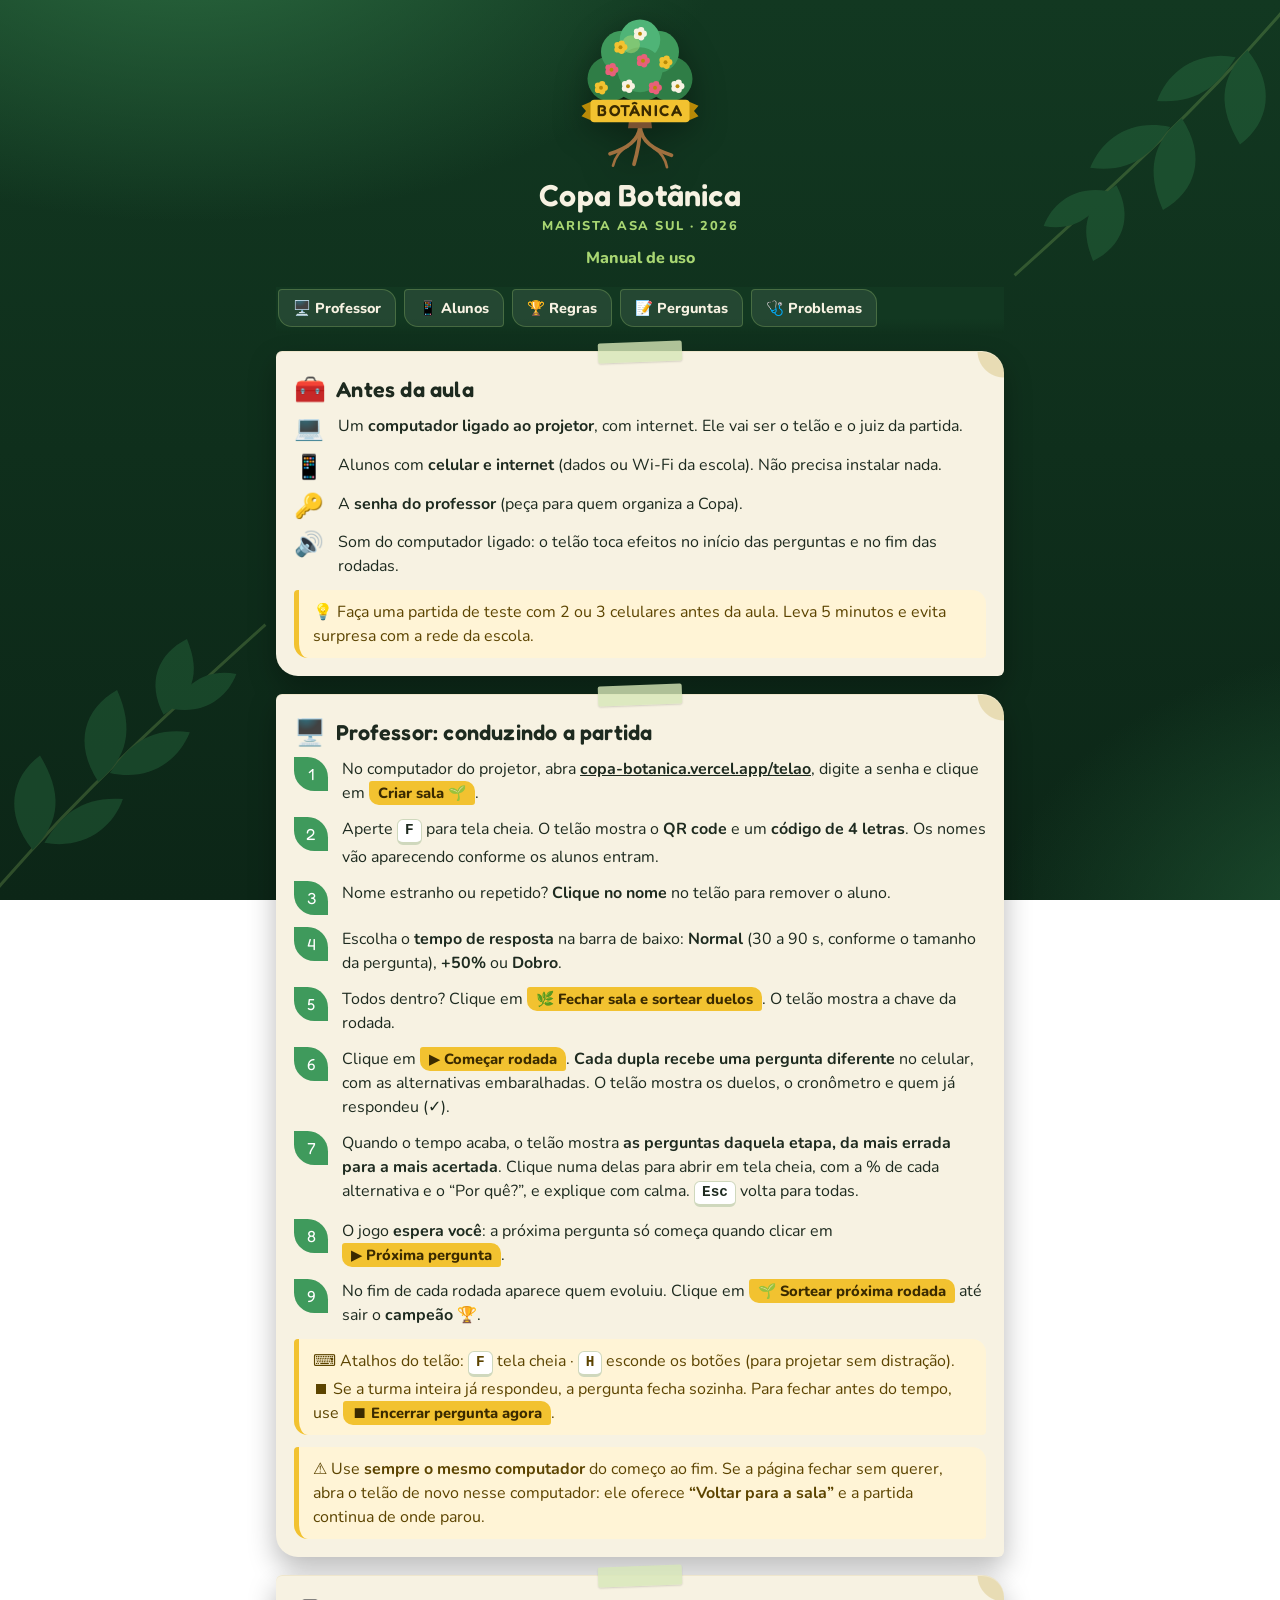
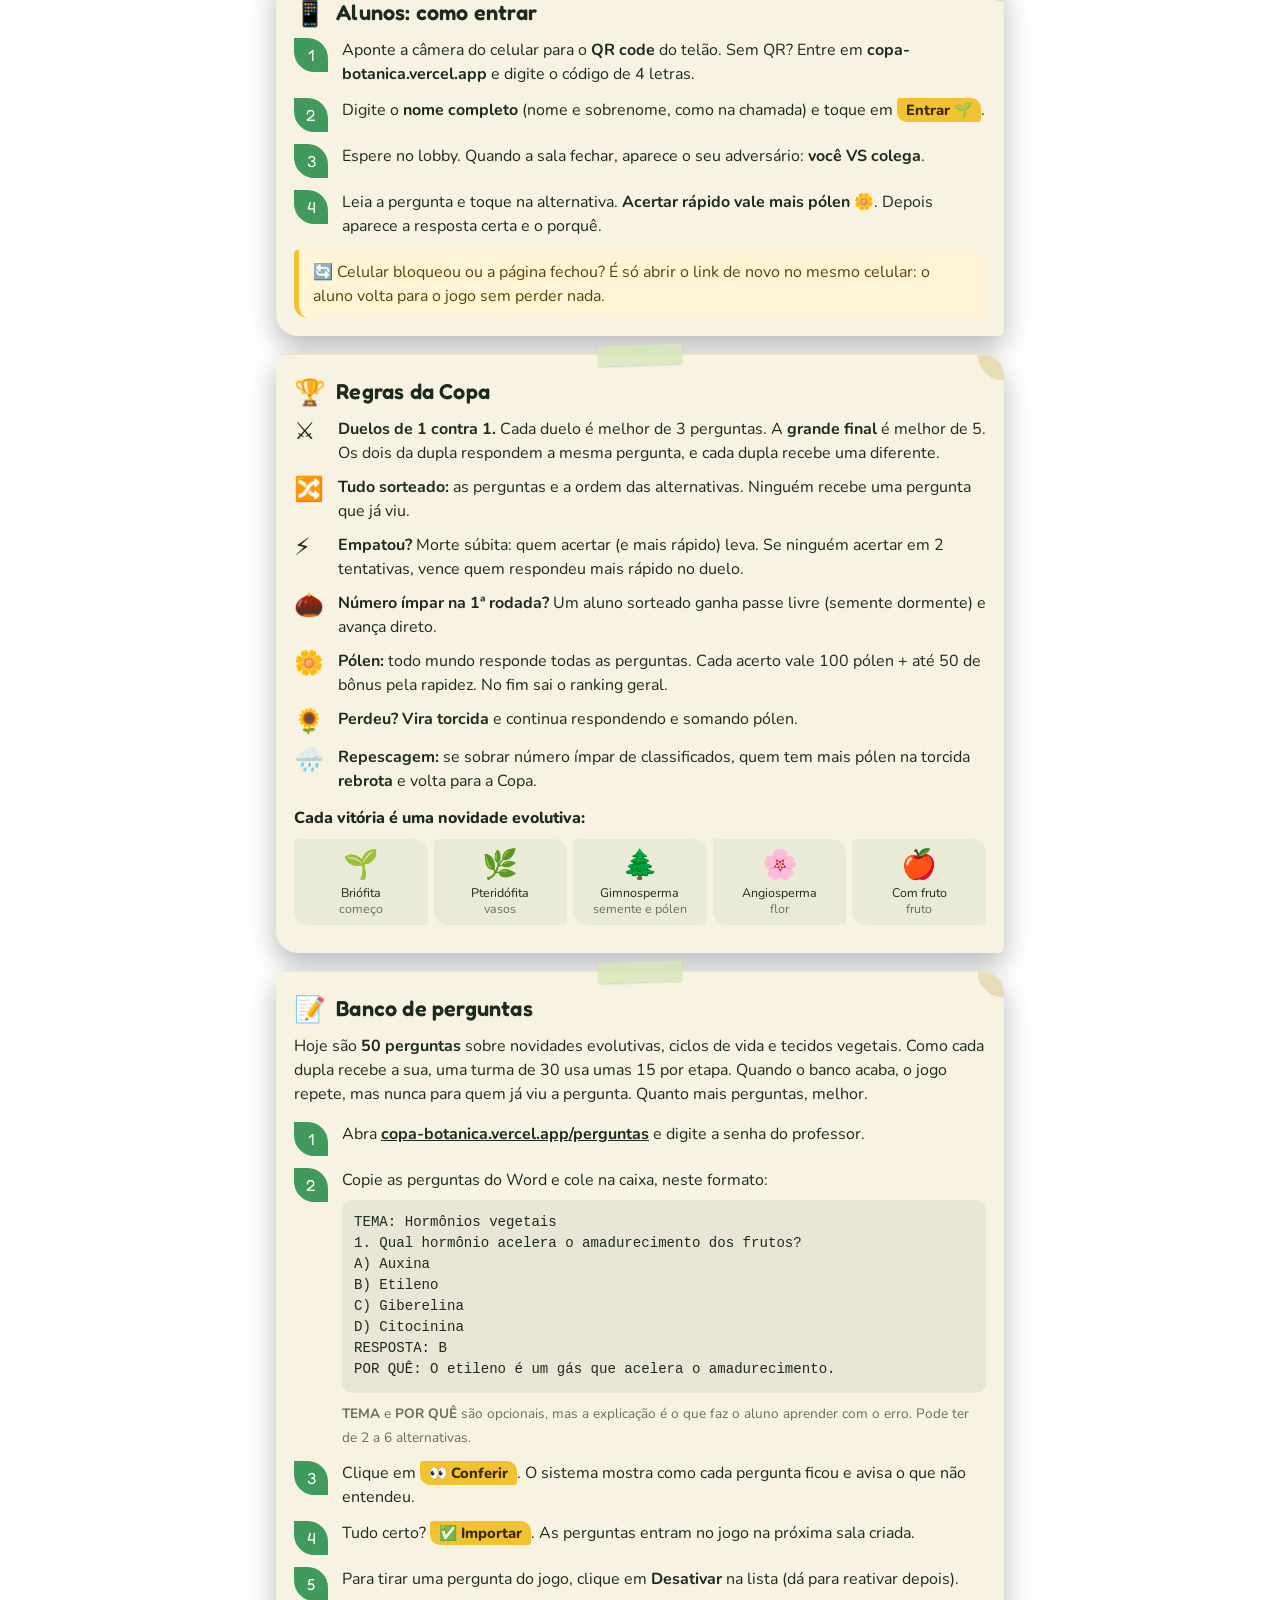
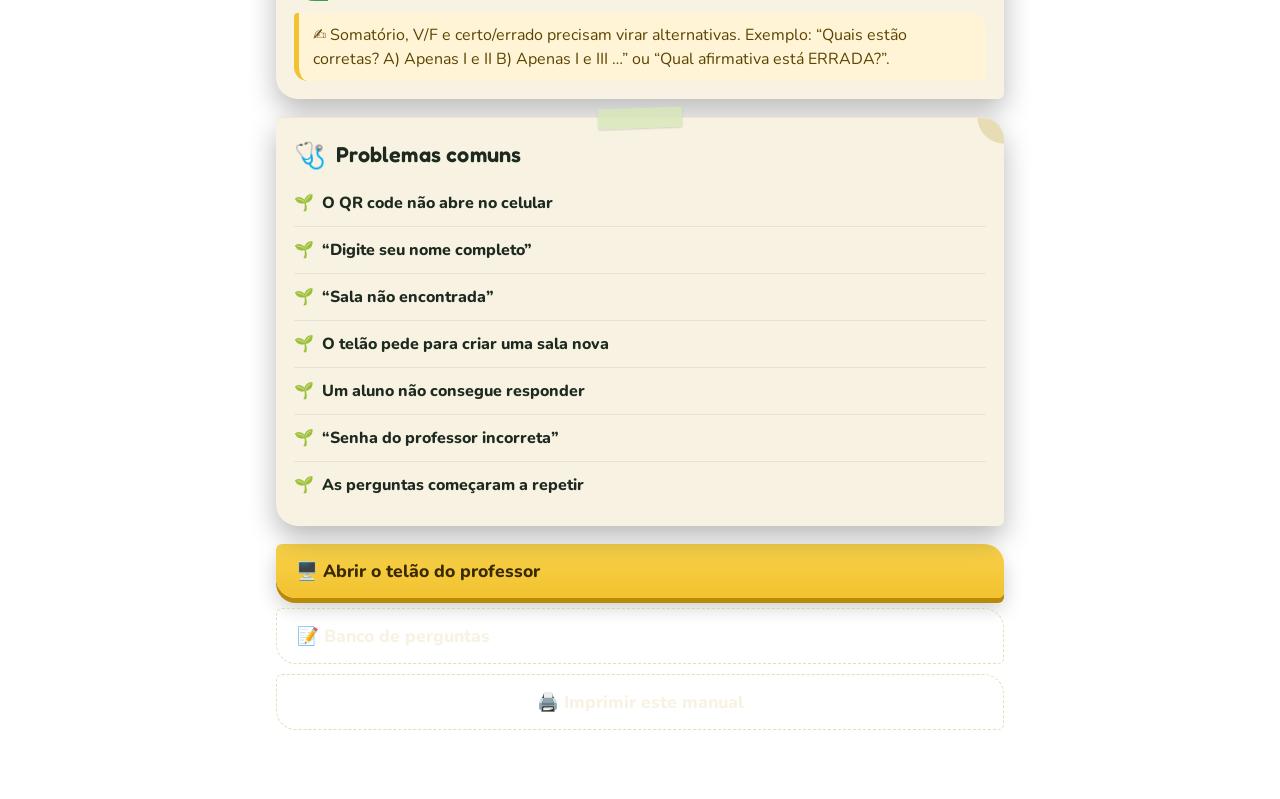
<file: manual.html>
<!doctype html>
<html lang="pt-BR">
<head>
<meta charset="utf-8">
<meta name="viewport" content="width=device-width, initial-scale=1, viewport-fit=cover">
<title>Manual · Copa Botânica</title>
<meta name="description" content="Como usar a Copa Botânica Marista Asa Sul 2026: telão, alunos, regras e banco de perguntas.">
<link rel="icon" href="data:image/svg+xml,<svg xmlns=%22http://www.w3.org/2000/svg%22 viewBox=%220 0 100 100%22><text y=%22.9em%22 font-size=%2290%22>🌳</text></svg>">
<link rel="manifest" href="/manifest.webmanifest">
<link rel="icon" type="image/png" sizes="32x32" href="/icones/favicon-32.png">
<link rel="apple-touch-icon" href="/icones/apple-touch-icon.png">
<meta name="theme-color" content="#0c2617">
<meta name="mobile-web-app-capable" content="yes">
<meta name="apple-mobile-web-app-capable" content="yes">
<meta name="apple-mobile-web-app-title" content="Copa Botânica">
<meta name="apple-mobile-web-app-status-bar-style" content="black-translucent">
<link rel="preconnect" href="https://fonts.googleapis.com">
<link href="https://fonts.googleapis.com/css2?family=Fredoka:wght@500;600&family=Nunito:wght@400;700;800&display=swap" rel="stylesheet">
<link rel="stylesheet" href="estilo.css">
<style>
  .app { max-width: 760px; gap: 18px; }
  .indice { display: flex; gap: 8px; overflow-x: auto; padding: 2px 2px 6px; scrollbar-width: none; position: sticky; top: 0; z-index: 5; background: linear-gradient(180deg, var(--floresta2) 70%, transparent); }
  .indice a { flex: none; text-decoration: none; background: #ffffff14; border: 1px solid #a8d67244; padding: 8px 14px; border-radius: 4px 14px 4px 14px; font-weight: 800; font-size: .9rem; white-space: nowrap; }
  .cartao h2 { display: flex; align-items: center; gap: 10px; margin-bottom: 10px; }
  .cartao h2 .ic { font-size: 1.6rem; }
  .passos { list-style: none; margin: 0; padding: 0; display: grid; gap: 12px; counter-reset: p; }
  .passos li { display: grid; grid-template-columns: 36px 1fr; gap: 12px; align-items: start; line-height: 1.5; }
  .passos li::before { counter-increment: p; content: counter(p); width: 34px; height: 34px; display: grid; place-items: center; font-family: 'Fredoka'; color: #fff; background: var(--samambaia); border-radius: 0 60% 0 60%; }
  .tecla { display: inline-block; font-family: ui-monospace, Menlo, monospace; font-weight: 800; background: #fff; border: 1.5px solid #cfd8bd; border-bottom-width: 3px; border-radius: 6px; padding: 0 7px; font-size: .9em; }
  .botao-ex { display: inline-block; background: var(--polen); color: #3a2a00; font-weight: 800; padding: 1px 9px; border-radius: 3px 10px 3px 10px; font-size: .92em; white-space: nowrap; }
  .evolucao { display: grid; grid-template-columns: repeat(5, 1fr); gap: 6px; text-align: center; margin: 10px 0; }
  .evolucao div { background: #3f9a5c14; border-radius: 4px 14px 4px 14px; padding: 8px 4px; font-size: .78rem; line-height: 1.25; }
  .evolucao b { display: block; font-size: 1.8rem; margin-bottom: 2px; }
  .regras { display: grid; gap: 10px; margin: 0; padding: 0; list-style: none; }
  .regras li { display: grid; grid-template-columns: 34px 1fr; gap: 10px; line-height: 1.5; }
  .regras li span { font-size: 1.5rem; line-height: 1.2; }
  .dica { background: #fff4d6; color: #5c4400; border-left: 5px solid var(--polen); padding: 10px 14px; border-radius: 4px 14px 4px 14px; line-height: 1.5; margin-top: 12px; }
  pre.modelo { background: #0f2e1d0f; padding: 12px; border-radius: 10px; white-space: pre-wrap; font-size: .88rem; margin: 8px 0; }
  details { border-top: 1px solid #0001; padding: 12px 0; }
  details:first-of-type { border-top: 0; }
  summary { font-weight: 800; cursor: pointer; list-style: none; display: flex; gap: 8px; }
  summary::before { content: '🌱'; }
  details[open] summary::before { content: '🌿'; }
  summary::-webkit-details-marker { display: none; }
  details p { margin: 8px 0 0 28px; line-height: 1.5; }
  .links { display: grid; gap: 10px; }
  .links a { text-decoration: none; }
  @media (max-width: 420px) { .evolucao { grid-template-columns: repeat(5, 1fr); gap: 4px; } .evolucao div { font-size: .68rem; } .evolucao b { font-size: 1.5rem; } }
  @media print {
    body { background: #fff; color: #000; } body::before, body::after, .polen-ar, .indice, .links { display: none; }
    .cartao { box-shadow: none; border: 1px solid #ccc; break-inside: avoid; } .cartao::before { display: none; }
    .logo-grande h1 { color: #1d2a1f; }
  }
</style>
</head>
<body>
<div class="polen-ar" id="polen"></div>
<div class="app">
  <div class="logo-grande" id="topo"></div>
  <p class="centro claro" style="margin:-6px 0 0;font-weight:800">Manual de uso</p>

  <nav class="indice">
    <a href="#professor">🖥️ Professor</a><a href="#alunos">📱 Alunos</a><a href="#regras">🏆 Regras</a>
    <a href="#perguntas">📝 Perguntas</a><a href="#problemas">🩺 Problemas</a>
  </nav>

  <section class="cartao" id="antes">
    <h2><span class="ic">🧰</span>Antes da aula</h2>
    <ul class="regras">
      <li><span>💻</span><div>Um <b>computador ligado ao projetor</b>, com internet. Ele vai ser o telão e o juiz da partida.</div></li>
      <li><span>📱</span><div>Alunos com <b>celular e internet</b> (dados ou Wi-Fi da escola). Não precisa instalar nada.</div></li>
      <li><span>🔑</span><div>A <b>senha do professor</b> (peça para quem organiza a Copa).</div></li>
      <li><span>🔊</span><div>Som do computador ligado: o telão toca efeitos no início das perguntas e no fim das rodadas.</div></li>
    </ul>
    <div class="dica">💡 Faça uma partida de teste com 2 ou 3 celulares antes da aula. Leva 5 minutos e evita surpresa com a rede da escola.</div>
  </section>

  <section class="cartao" id="professor">
    <h2><span class="ic">🖥️</span>Professor: conduzindo a partida</h2>
    <ol class="passos">
      <li><div>No computador do projetor, abra <a href="telao"><b>copa-botanica.vercel.app/telao</b></a>, digite a senha e clique em <span class="botao-ex">Criar sala 🌱</span>.</div></li>
      <li><div>Aperte <span class="tecla">F</span> para tela cheia. O telão mostra o <b>QR code</b> e um <b>código de 4 letras</b>. Os nomes vão aparecendo conforme os alunos entram.</div></li>
      <li><div>Nome estranho ou repetido? <b>Clique no nome</b> no telão para remover o aluno.</div></li>
      <li><div>Escolha o <b>tempo de resposta</b> na barra de baixo: <b>Normal</b> (30 a 90 s, conforme o tamanho da pergunta), <b>+50%</b> ou <b>Dobro</b>.</div></li>
      <li><div>Todos dentro? Clique em <span class="botao-ex">🌿 Fechar sala e sortear duelos</span>. O telão mostra a chave da rodada.</div></li>
      <li><div>Clique em <span class="botao-ex">▶ Começar rodada</span>. <b>Cada dupla recebe uma pergunta diferente</b> no celular, com as alternativas embaralhadas. O telão mostra os duelos, o cronômetro e quem já respondeu (✓).</div></li>
      <li><div>Quando o tempo acaba, o telão mostra <b>as perguntas daquela etapa, da mais errada para a mais acertada</b>. Clique numa delas para abrir em tela cheia, com a % de cada alternativa e o “Por quê?”, e explique com calma. <span class="tecla">Esc</span> volta para todas.</div></li>
      <li><div>O jogo <b>espera você</b>: a próxima pergunta só começa quando clicar em <span class="botao-ex">▶ Próxima pergunta</span>.</div></li>
      <li><div>No fim de cada rodada aparece quem evoluiu. Clique em <span class="botao-ex">🌱 Sortear próxima rodada</span> até sair o <b>campeão</b> 🏆.</div></li>
    </ol>
    <div class="dica">⌨️ Atalhos do telão: <span class="tecla">F</span> tela cheia · <span class="tecla">H</span> esconde os botões (para projetar sem distração).<br>
      ⏹ Se a turma inteira já respondeu, a pergunta fecha sozinha. Para fechar antes do tempo, use <span class="botao-ex">⏹ Encerrar pergunta agora</span>.</div>
    <div class="dica">⚠️ Use <b>sempre o mesmo computador</b> do começo ao fim. Se a página fechar sem querer, abra o telão de novo nesse computador: ele oferece <b>“Voltar para a sala”</b> e a partida continua de onde parou.</div>
  </section>

  <section class="cartao" id="alunos">
    <h2><span class="ic">📱</span>Alunos: como entrar</h2>
    <ol class="passos">
      <li><div>Aponte a câmera do celular para o <b>QR code</b> do telão. Sem QR? Entre em <b>copa-botanica.vercel.app</b> e digite o código de 4 letras.</div></li>
      <li><div>Digite o <b>nome completo</b> (nome e sobrenome, como na chamada) e toque em <span class="botao-ex">Entrar 🌱</span>.</div></li>
      <li><div>Espere no lobby. Quando a sala fechar, aparece o seu adversário: <b>você VS colega</b>.</div></li>
      <li><div>Leia a pergunta e toque na alternativa. <b>Acertar rápido vale mais pólen</b> 🌼. Depois aparece a resposta certa e o porquê.</div></li>
    </ol>
    <div class="dica">🔄 Celular bloqueou ou a página fechou? É só abrir o link de novo no mesmo celular: o aluno volta para o jogo sem perder nada.</div>
  </section>

  <section class="cartao" id="regras">
    <h2><span class="ic">🏆</span>Regras da Copa</h2>
    <ul class="regras">
      <li><span>⚔️</span><div><b>Duelos de 1 contra 1.</b> Cada duelo é melhor de 3 perguntas. A <b>grande final</b> é melhor de 5. Os dois da dupla respondem a mesma pergunta, e cada dupla recebe uma diferente.</div></li>
      <li><span>🔀</span><div><b>Tudo sorteado:</b> as perguntas e a ordem das alternativas. Ninguém recebe uma pergunta que já viu.</div></li>
      <li><span>⚡</span><div><b>Empatou?</b> Morte súbita: quem acertar (e mais rápido) leva. Se ninguém acertar em 2 tentativas, vence quem respondeu mais rápido no duelo.</div></li>
      <li><span>🌰</span><div><b>Número ímpar na 1ª rodada?</b> Um aluno sorteado ganha passe livre (semente dormente) e avança direto.</div></li>
      <li><span>🌼</span><div><b>Pólen:</b> todo mundo responde todas as perguntas. Cada acerto vale 100 pólen + até 50 de bônus pela rapidez. No fim sai o ranking geral.</div></li>
      <li><span>🌻</span><div><b>Perdeu? Vira torcida</b> e continua respondendo e somando pólen.</div></li>
      <li><span>🌧️</span><div><b>Repescagem:</b> se sobrar número ímpar de classificados, quem tem mais pólen na torcida <b>rebrota</b> e volta para a Copa.</div></li>
    </ul>
    <p style="margin:14px 0 4px;font-weight:800">Cada vitória é uma novidade evolutiva:</p>
    <div class="evolucao">
      <div><b>🌱</b>Briófita<br><span class="suave">começo</span></div>
      <div><b>🌿</b>Pteridófita<br><span class="suave">vasos</span></div>
      <div><b>🌲</b>Gimnosperma<br><span class="suave">semente e pólen</span></div>
      <div><b>🌸</b>Angiosperma<br><span class="suave">flor</span></div>
      <div><b>🍎</b>Com fruto<br><span class="suave">fruto</span></div>
    </div>
  </section>

  <section class="cartao" id="perguntas">
    <h2><span class="ic">📝</span>Banco de perguntas</h2>
    <p style="margin-top:0;line-height:1.5">Hoje são <b>50 perguntas</b> sobre novidades evolutivas, ciclos de vida e tecidos vegetais. Como cada dupla recebe a sua, uma turma de 30 usa umas 15 por etapa. Quando o banco acaba, o jogo repete, mas nunca para quem já viu a pergunta. Quanto mais perguntas, melhor.</p>
    <ol class="passos">
      <li><div>Abra <a href="perguntas"><b>copa-botanica.vercel.app/perguntas</b></a> e digite a senha do professor.</div></li>
      <li><div>Copie as perguntas do Word e cole na caixa, neste formato:
        <pre class="modelo">TEMA: Hormônios vegetais
1. Qual hormônio acelera o amadurecimento dos frutos?
A) Auxina
B) Etileno
C) Giberelina
D) Citocinina
RESPOSTA: B
POR QUÊ: O etileno é um gás que acelera o amadurecimento.</pre>
        <span class="suave pequeno"><b>TEMA</b> e <b>POR QUÊ</b> são opcionais, mas a explicação é o que faz o aluno aprender com o erro. Pode ter de 2 a 6 alternativas.</span></div></li>
      <li><div>Clique em <span class="botao-ex">👀 Conferir</span>. O sistema mostra como cada pergunta ficou e avisa o que não entendeu.</div></li>
      <li><div>Tudo certo? <span class="botao-ex">✅ Importar</span>. As perguntas entram no jogo na próxima sala criada.</div></li>
      <li><div>Para tirar uma pergunta do jogo, clique em <b>Desativar</b> na lista (dá para reativar depois).</div></li>
    </ol>
    <div class="dica">✍️ Somatório, V/F e certo/errado precisam virar alternativas. Exemplo: “Quais estão corretas? A) Apenas I e II B) Apenas I e III …” ou “Qual afirmativa está ERRADA?”.</div>
  </section>

  <section class="cartao" id="problemas">
    <h2><span class="ic">🩺</span>Problemas comuns</h2>
    <details><summary>O QR code não abre no celular</summary><p>Confira se o celular tem internet. Se a câmera não ler, o aluno pode entrar em copa-botanica.vercel.app e digitar o código de 4 letras que aparece embaixo do QR.</p></details>
    <details><summary>“Digite seu nome completo”</summary><p>O jogo pede nome e sobrenome, para o professor saber quem é quem no ranking.</p></details>
    <details><summary>“Sala não encontrada”</summary><p>O código foi digitado errado ou a sala é de outra aula. Confira as 4 letras no telão.</p></details>
    <details><summary>O telão pede para criar uma sala nova</summary><p>A sala só pode ser conduzida pelo computador que a criou. Abra o telão no mesmo computador e clique em “Voltar para a sala”.</p></details>
    <details><summary>Um aluno não consegue responder</summary><p>Peça para recarregar a página. Se a pergunta já tiver acabado, ele volta na próxima. Respostas depois do tempo não contam.</p></details>
    <details><summary>“Senha do professor incorreta”</summary><p>Confira maiúsculas e minúsculas. Se esqueceu, fale com quem organiza a Copa.</p></details>
    <details><summary>As perguntas começaram a repetir</summary><p>Todas as perguntas do banco já saíram nessa partida, então o jogo recomeça a lista. Importe mais perguntas para turmas grandes.</p></details>
  </section>

  <div class="links">
    <a class="btn" href="telao">🖥️ Abrir o telão do professor</a>
    <a class="btn sec" href="perguntas">📝 Banco de perguntas</a>
    <button class="btn sec" onclick="print()">🖨️ Imprimir este manual</button>
  </div>
  <div class="rodape">Copa Botânica · Marista Asa Sul · 2026</div>
</div>
<script src="comum.js"></script>
<script>
document.getElementById('topo').innerHTML = `${LOGO}<h1>Copa Botânica</h1><small>Marista Asa Sul · 2026</small>`;
document.getElementById('polen').innerHTML = Array.from({ length: 12 }, (_, i) => `<i style="left:${(i * 37) % 100}%;animation-duration:${10 + (i % 5) * 3}s;animation-delay:${-(i * 1.8)}s"></i>`).join('');
</script>
</body>
</html>
</file>
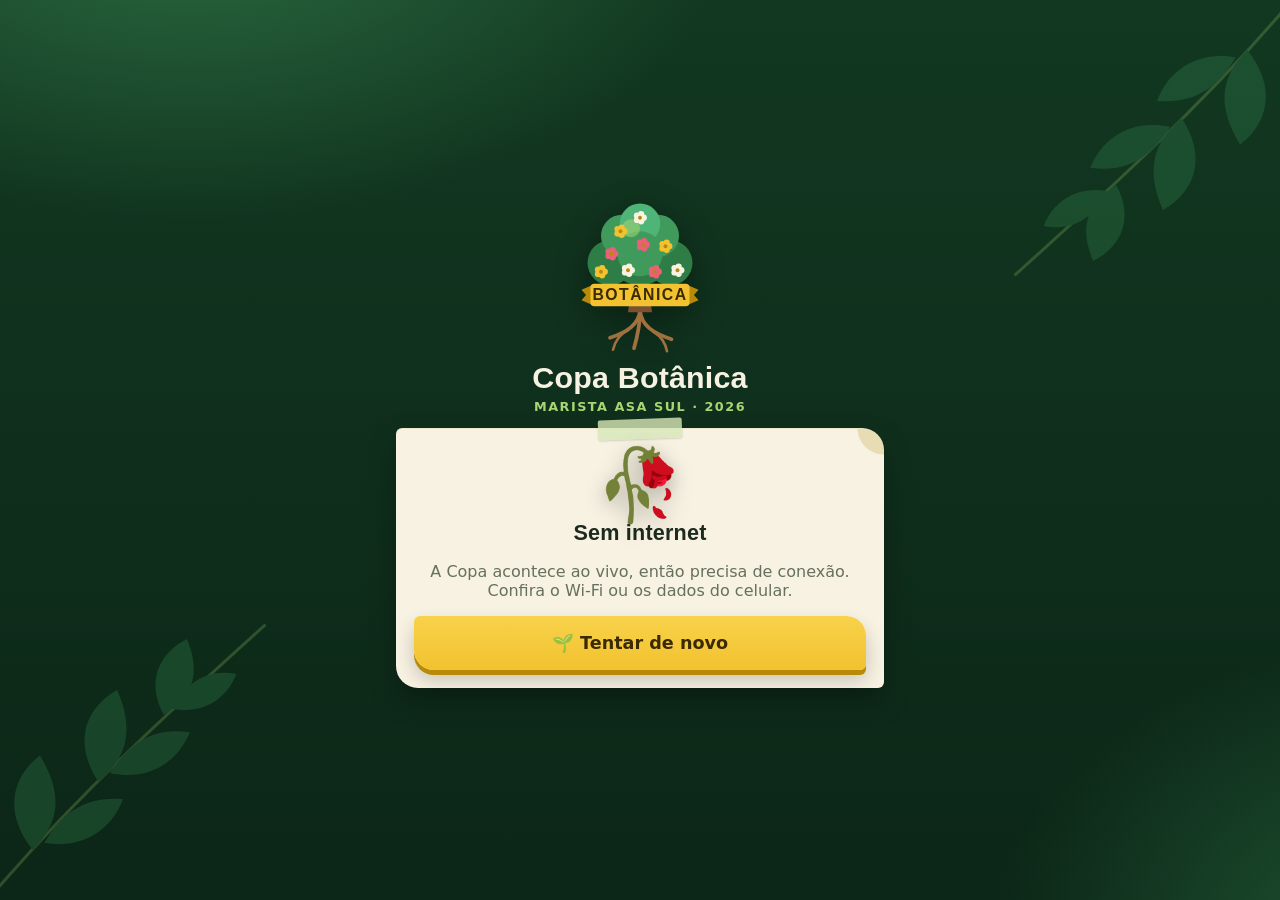
<file: offline.html>
<!doctype html>
<html lang="pt-BR"><head><meta charset="utf-8"><meta name="viewport" content="width=device-width, initial-scale=1, viewport-fit=cover">
<meta name="theme-color" content="#0c2617"><title>Sem internet · Copa Botânica</title>
<link rel="stylesheet" href="/estilo.css"></head>
<body><div class="app" style="justify-content:center">
  <div class="logo-grande" id="topo"></div>
  <div class="cartao centro"><div class="avatar">🥀</div><h2>Sem internet</h2>
    <p class="suave">A Copa acontece ao vivo, então precisa de conexão. Confira o Wi-Fi ou os dados do celular.</p>
    <button class="btn" onclick="location.reload()">🌱 Tentar de novo</button></div>
</div>
<script src="/comum.js"></script><script>document.getElementById('topo').innerHTML = `${LOGO}<h1>Copa Botânica</h1><small>Marista Asa Sul · 2026</small>`;
addEventListener('online', () => location.reload());</script></body></html>
</file>
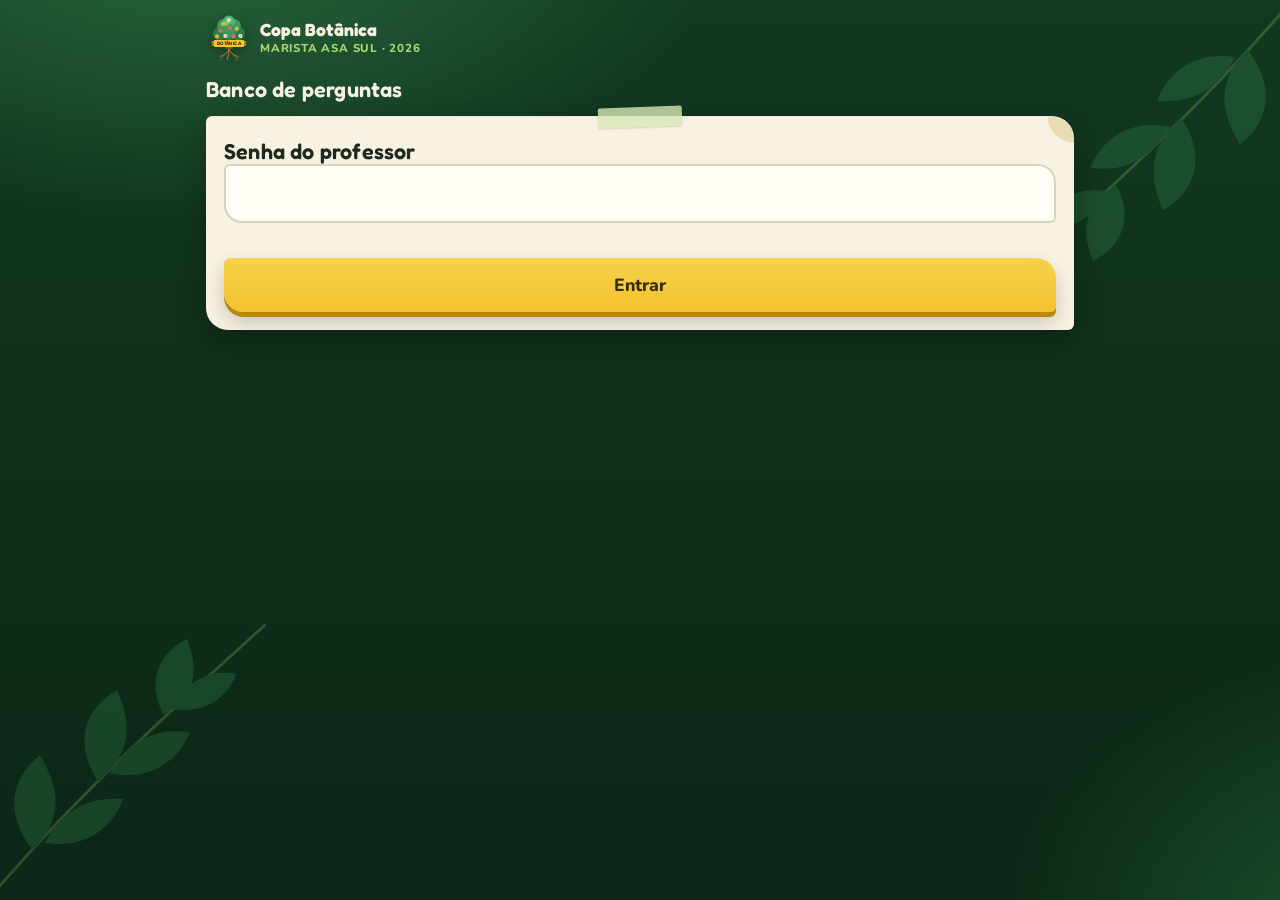
<file: perguntas.html>
<!doctype html>
<html lang="pt-BR">
<head>
<meta charset="utf-8">
<meta name="viewport" content="width=device-width, initial-scale=1, viewport-fit=cover">
<title>Banco de Perguntas · Copa Botânica</title>
<link rel="manifest" href="/manifest.webmanifest">
<link rel="icon" type="image/png" sizes="32x32" href="/icones/favicon-32.png">
<link rel="apple-touch-icon" href="/icones/apple-touch-icon.png">
<meta name="theme-color" content="#0c2617">
<meta name="mobile-web-app-capable" content="yes">
<meta name="apple-mobile-web-app-capable" content="yes">
<meta name="apple-mobile-web-app-title" content="Copa Botânica">
<meta name="apple-mobile-web-app-status-bar-style" content="black-translucent">
<link rel="preconnect" href="https://fonts.googleapis.com">
<link href="https://fonts.googleapis.com/css2?family=Fredoka:wght@500;600&family=Nunito:wght@400;700;800&display=swap" rel="stylesheet">
<link rel="stylesheet" href="estilo.css">
<style>
  .app { max-width: 900px; }
  textarea.campo { min-height: 260px; font-size: .95rem; font-family: ui-monospace, Menlo, monospace; }
  .q { border-top: 1px solid #0001; padding: 12px 0; }
  .q.off { opacity: .45; }
  .q ol { margin: 6px 0; padding-left: 22px; }
  .q li.ok { font-weight: 800; color: #1f7a45; }
  .linha { display: flex; gap: 10px; align-items: center; flex-wrap: wrap; }
  .linha .btn { width: auto; padding: 10px 16px; font-size: .95rem; }
  .aviso { background: #fff4d6; color: #6b4f00; padding: 8px 12px; border-radius: 10px; margin: 6px 0; }
  pre.modelo { background: #0f2e1d0f; padding: 12px; border-radius: 10px; white-space: pre-wrap; font-size: .9rem; }
</style>
</head>
<body>
<div class="app" id="app"></div>
<script src="comum.js"></script>
<script>
const app = document.getElementById('app');
let SENHA = sessionStorage.getItem('tb_senha') || '';
let LISTA = [], PREVIA = null;

// Lê o texto copiado do Word (mesmo formato que a Ana já usa)
function lerTexto(texto) {
  const linhas = texto.replace(/[‎‏ ]/g, ' ').split(/\r?\n/).map((l) => l.trim());
  const itens = [], avisos = [];
  let bloco = [], tema = '', ultima = null;
  const fechar = (letra) => {
    const opIdx = bloco.findIndex((l) => /^[A-F]\)\s*/.test(l));
    const n = itens.length + avisos.length + 1;
    if (opIdx < 0) { avisos.push(`Pergunta ${n}: não achei as alternativas "A) … B) …" (somatório e certo/errado precisam virar A/B/C/D).`); bloco = []; return; }
    let enun = bloco.slice(0, opIdx).filter(Boolean);
    const numeradas = enun.map((l, i) => (/^\d+\s*[\.\)]/.test(l) ? i : -1)).filter((i) => i >= 0);
    if (numeradas.length) enun = enun.slice(numeradas[numeradas.length - 1]);
    enun = enun.map((l, i) => (i === 0 ? l.replace(/^\d+\s*[\.\)]\s*/, '') : l)).filter(Boolean)
      .map((l) => l.replace(/^[•\-–]\s*/, '• '));
    const opcoes = [];
    for (const l of bloco.slice(opIdx)) {
      const m = l.match(/^([A-F])\)\s*(.*)$/);
      if (m) opcoes.push(m[2]); else if (l && opcoes.length) opcoes[opcoes.length - 1] += ' ' + l;
    }
    const resp = LETRAS.indexOf(letra);
    if (!enun.length) avisos.push(`Pergunta ${n}: sem enunciado.`);
    else if (opcoes.length < 2) avisos.push(`Pergunta ${n}: menos de 2 alternativas.`);
    else if (resp < 0 || resp >= opcoes.length) avisos.push(`Pergunta ${n} ("${enun[0].slice(0, 50)}…"): a RESPOSTA ${letra} não existe nas alternativas.`);
    else { ultima = { tema: tema || 'Geral', texto: enun.join('\n'), opcoes, resposta: resp, explicacao: '' }; itens.push(ultima); }
    bloco = [];
  };
  for (const l of linhas) {
    let m;
    if ((m = l.match(/^TEMA\s*:\s*(.+)$/i))) { tema = m[1].trim(); continue; }
    if ((m = l.match(/^RESPOSTA\s*:\s*([A-F])\b/i))) { fechar(m[1].toUpperCase()); continue; }
    if ((m = l.match(/^RESPOSTA\s*:/i))) { avisos.push(`Resposta "${l}" não é uma letra de A a F: pulei essa pergunta.`); bloco = []; ultima = null; continue; }
    if ((m = l.match(/^POR\s*QU[EÊ]\s*:\s*(.+)$/i))) { if (ultima) ultima.explicacao = m[1].trim(); continue; }
    bloco.push(l);
  }
  return { itens, avisos };
}

function tela(msg) {
  if (!SENHA) {
    app.innerHTML = `${MARCA}<h2>Banco de perguntas</h2><div class="cartao">
      <h2>Senha do professor</h2><input class="campo" id="s" type="password"><p class="erro-msg">${esc(msg || '')}</p>
      <button class="btn" id="ok">Entrar</button></div>`;
    const ir = async () => { SENHA = document.getElementById('s').value; await carregar(); };
    document.getElementById('ok').onclick = ir; document.getElementById('s').onkeydown = (e) => { if (e.key === 'Enter') ir(); };
    return;
  }
  const ativas = LISTA.filter((q) => q.ativa).length;
  const temas = {}; LISTA.filter((q) => q.ativa).forEach((q) => (temas[q.tema] = (temas[q.tema] || 0) + 1));
  app.innerHTML = `${MARCA}<p class="claro" style="margin:0">Banco de perguntas · <a href="telao">ir para o telão</a> · <a href="manual#perguntas">📖 manual</a></p>
  <div class="cartao">
    <h2>Importar perguntas novas</h2>
    <p class="suave">Copie as perguntas do Word e cole aqui. Formato:</p>
<pre class="modelo">TEMA: Hormônios vegetais
1. Qual hormônio estimula o amadurecimento dos frutos?
A) Auxina
B) Etileno
C) Giberelina
D) Citocinina
RESPOSTA: B
POR QUÊ: O etileno é um gás que acelera o amadurecimento. (opcional)</pre>
    <p class="suave pequeno">Somatório e certo/errado precisam virar alternativas A/B/C/D (ex.: "Quais estão corretas? A) Apenas I e II …").</p>
    <textarea class="campo" id="txt" placeholder="Cole aqui o texto do Word…"></textarea>
    <div class="linha" style="margin-top:10px"><button class="btn sec" style="color:var(--tinta);border-color:#0003" id="ver">👀 Conferir</button>
      ${PREVIA && PREVIA.itens.length ? `<button class="btn" id="imp">✅ Importar ${PREVIA.itens.length} pergunta(s)</button>` : ''}</div>
    <p class="erro-msg">${esc(msg || '')}</p>
    ${PREVIA ? `${PREVIA.avisos.map((a) => `<div class="aviso">⚠️ ${esc(a)}</div>`).join('')}
      ${PREVIA.itens.map((q, i) => cartaoQ(q, 'Prévia ' + (i + 1))).join('')}` : ''}
  </div>
  <div class="cartao">
    <h2>No banco: ${ativas} pergunta(s) ativa(s)</h2>
    <p class="suave">${Object.entries(temas).map(([t, n]) => `${esc(t)}: ${n}`).join(' · ')}</p>
    <p class="suave pequeno">Uma rodada usa 3 perguntas (final: 5, mais morte súbita). Para 32 alunos são ~5 rodadas, então o ideal é ter 25 ou mais.</p>
    ${LISTA.map((q) => cartaoQ(q, '#' + q.id, true)).join('')}
  </div>`;
  const txt = document.getElementById('txt');
  if (PREVIA) txt.value = PREVIA.texto;
  document.getElementById('ver').onclick = () => { PREVIA = { ...lerTexto(txt.value), texto: txt.value }; tela(); };
  const imp = document.getElementById('imp');
  if (imp) imp.onclick = async () => {
    try { const n = await rpc('prof_importar', { p_senha: SENHA, p_itens: PREVIA.itens, p_origem: 'importado ' + new Date().toLocaleDateString('pt-BR') }); PREVIA = null; await carregar(`${n} pergunta(s) importada(s)! 🌱`); }
    catch (e) { tela(e.message); }
  };
}
function cartaoQ(q, rotulo, comBotao) {
  return `<div class="q ${q.ativa === false ? 'off' : ''}"><div class="linha"><b>${esc(rotulo)}</b><span class="tema">${esc(q.tema)}</span>
    ${comBotao ? `<button class="btn sec" style="margin-left:auto;color:var(--tinta);border-color:#0003" data-id="${q.id}" data-ativa="${q.ativa ? 0 : 1}">${q.ativa ? 'Desativar' : 'Ativar'}</button>` : ''}</div>
    <div class="enunciado">${esc(q.texto)}</div>
    <ol type="A">${q.opcoes.map((o, i) => `<li class="${i === q.resposta ? 'ok' : ''}">${esc(o)}${i === q.resposta ? ' ✔' : ''}</li>`).join('')}</ol>
    ${q.explicacao ? `<div class="explica">${esc(q.explicacao)}</div>` : '<p class="suave pequeno">(sem explicação)</p>'}</div>`;
}
document.addEventListener('click', async (e) => {
  const b = e.target.closest('[data-id]'); if (!b) return;
  try { await rpc('prof_ativar', { p_senha: SENHA, p_id: +b.dataset.id, p_ativa: b.dataset.ativa === '1' }); await carregar(); } catch (er) { tela(er.message); }
});
async function carregar(msg) {
  try { LISTA = await rpc('prof_perguntas', { p_senha: SENHA }); sessionStorage.setItem('tb_senha', SENHA); tela(msg); }
  catch (e) { SENHA = ''; sessionStorage.removeItem('tb_senha'); tela(e.message); }
}
SENHA ? carregar() : tela();
</script>
</body>
</html>
</file>
<file: estilo.css>
/* ==========================================================
   Torneio Botânico — mobile first
   Paleta: floresta, musgo, samambaia, broto, pólen, pétala,
   orvalho, ipê-roxo, terra e papel de herbário.
   ========================================================== */
:root {
  --floresta: #0c2617; --floresta2: #123821; --musgo: #2f5d3a; --samambaia: #3f9a5c;
  --broto: #a8d672; --polen: #f2c230; --polen-escuro: #b88a07; --petala: #e8607a;
  --orvalho: #3a8fc9; --ipe: #8456c9; --terra: #7a5232; --papel: #f7f2e2; --papel2: #efe6cc;
  --tinta: #1d2a1f; --suave: #66705f; --erro: #e0566f;
  /* nomes antigos usados no código */
  --fundo: var(--floresta); --fundo2: var(--musgo); --folha: var(--samambaia); --folha-clara: var(--broto);
  --creme: var(--papel); --sol: var(--polen);
  --opA: var(--petala); --opB: var(--orvalho); --opC: #d99a0b; --opD: var(--ipe); --opE: #2e9a6a; --opF: #c2557a;
  --raio: 20px;
  --folhas: url("data:image/svg+xml,%3Csvg xmlns='http://www.w3.org/2000/svg' viewBox='0 0 220 220'%3E%3Cg fill='none' stroke='%23a8d672' stroke-width='2' opacity='.9'%3E%3Cpath d='M10 210 C60 150 110 100 210 10'/%3E%3C/g%3E%3Cg fill='%233f9a5c'%3E%3Cpath d='M50 165 C30 140 35 115 55 100 C70 125 70 145 50 165Z'/%3E%3Cpath d='M58 160 C85 165 105 150 112 130 C85 128 70 140 58 160Z'/%3E%3Cpath d='M95 118 C78 92 85 68 108 55 C120 82 115 102 95 118Z'/%3E%3Cpath d='M103 112 C130 118 150 104 158 84 C130 80 115 94 103 112Z'/%3E%3Cpath d='M140 72 C128 50 136 30 156 20 C166 44 160 60 140 72Z'/%3E%3Cpath d='M146 68 C168 72 184 60 190 44 C168 40 154 52 146 68Z'/%3E%3C/g%3E%3C/svg%3E");
}
* { box-sizing: border-box; }
html, body { margin: 0; min-height: 100%; overflow-x: hidden; overflow-x: clip; max-width: 100%; }
body {
  font-family: 'Nunito', system-ui, -apple-system, sans-serif; color: var(--papel);
  background:
    radial-gradient(900px 520px at 15% -10%, #2b6b40 0%, transparent 60%),
    radial-gradient(700px 500px at 110% 105%, #1f5533 0%, transparent 60%),
    linear-gradient(180deg, var(--floresta2), var(--floresta));
  background-attachment: fixed; -webkit-tap-highlight-color: transparent;
}
/* ramos de folhas nos cantos */
body::before, body::after {
  content: ''; position: fixed; width: 210px; height: 210px; pointer-events: none; z-index: 0;
  background: var(--folhas) no-repeat center / contain; opacity: .22;
}
body::before { left: -40px; bottom: -30px; }
body::after { right: -40px; top: -30px; transform: rotate(180deg); }
/* pólen flutuando */
.polen-ar { position: fixed; inset: 0; pointer-events: none; z-index: 0; overflow: hidden; }
.polen-ar i { position: absolute; bottom: -10px; width: 6px; height: 6px; border-radius: 50%; background: var(--polen); opacity: .0; box-shadow: 0 0 8px var(--polen); animation: sobe linear infinite; }
@keyframes sobe { 0% { transform: translate(0, 0); opacity: 0; } 10% { opacity: .55; } 90% { opacity: .4; } 100% { transform: translate(40px, -105vh); opacity: 0; } }

h1, h2, h3, .titulo { font-family: 'Fredoka', 'Nunito', sans-serif; font-weight: 600; margin: 0; letter-spacing: .2px; }
h1 { font-size: 1.7rem; } h2 { font-size: 1.35rem; }
button { font: inherit; cursor: pointer; border: 0; }
input, textarea { font: inherit; }
a { color: inherit; }

.app {
  position: relative; z-index: 1; max-width: 520px; margin: 0 auto; min-height: 100vh; min-height: 100dvh;
  padding: max(14px, env(safe-area-inset-top)) 16px max(28px, env(safe-area-inset-bottom));
  display: flex; flex-direction: column; gap: 14px;
}

/* cartão = papel de herbário com fita */
.cartao {
  position: relative; background: var(--papel); color: var(--tinta); border-radius: 6px 22px 6px 22px;
  padding: 22px 18px 18px; box-shadow: 0 1px 0 var(--papel2) inset, 0 12px 28px rgba(0,0,0,.28);
  background-image: radial-gradient(circle at 100% 0, #e8dcb4 0 26px, transparent 27px);
}
.cartao::before {
  content: ''; position: absolute; top: -9px; left: 50%; width: 84px; height: 20px; transform: translateX(-50%) rotate(-2deg);
  background: #d8e8b8cc; border-radius: 2px; box-shadow: 0 1px 2px rgba(0,0,0,.15);
}
.centro { text-align: center; }
.suave { color: var(--suave); }
.claro { color: var(--broto); }
.pequeno { font-size: .85rem; }
.marca { display: flex; align-items: center; gap: 8px; font-family: 'Fredoka', sans-serif; font-size: 1.05rem; color: var(--broto); }
.marca b { color: var(--papel); }

/* botões: pólen dourado, cantos de folha */
.btn {
  display: block; width: 100%; min-height: 54px; padding: 15px 20px; font-size: 1.1rem; font-weight: 800;
  background: linear-gradient(180deg, #f8d24a, var(--polen)); color: #3a2a00;
  border-radius: 6px 20px 6px 20px; box-shadow: 0 5px 0 var(--polen-escuro), 0 10px 20px rgba(0,0,0,.2);
  transition: transform .08s, box-shadow .08s;
}
.btn:active { transform: translateY(3px); box-shadow: 0 2px 0 var(--polen-escuro); }
.btn:disabled { opacity: .55; }
.btn.sec { background: #ffffff14; color: var(--papel); box-shadow: none; border: 1.5px dashed #a8d67288; }
.campo { width: 100%; min-height: 56px; padding: 15px 16px; border-radius: 6px 18px 6px 18px; border: 2px solid #cfd8bd; font-size: 1.15rem; background: #fffdf6; color: var(--tinta); }
.campo:focus { outline: none; border-color: var(--samambaia); box-shadow: 0 0 0 4px #3f9a5c33; }
.erro-msg { color: var(--erro); font-weight: 800; min-height: 1.2em; margin: 8px 0; }

.avatar { font-size: 4.4rem; line-height: 1; filter: drop-shadow(0 6px 10px rgba(0,0,0,.3)); }
.avatar.grande { font-size: 6.5rem; }
.pulsa { animation: pulsa 1.8s ease-in-out infinite; display: inline-block; }
@keyframes pulsa { 50% { transform: scale(1.08) rotate(-3deg); } }
.surge { animation: surge .5s cubic-bezier(.2,1.4,.4,1) both; }
@keyframes surge { from { transform: scale(.7) translateY(10px); opacity: 0; } }
.chips { display: flex; flex-wrap: wrap; gap: 6px; justify-content: center; }
.chip { background: #ffffff14; border: 1px solid #a8d67244; padding: 7px 12px; border-radius: 4px 14px 4px 14px; font-size: .92rem; }

/* trilha evolutiva */
.trilha { display: flex; justify-content: center; align-items: center; gap: 4px; font-size: 1.7rem; margin: 8px 0; }
.trilha span { display: inline-grid; place-items: center; width: 44px; height: 44px; border-radius: 50%; background: #3f9a5c22; }
.trilha span.apagado { opacity: .35; filter: grayscale(1); background: transparent; }
.trilha i { font-style: normal; font-size: .9rem; color: var(--samambaia); }

/* duelo */
.duelo { display: grid; grid-template-columns: 1fr auto 1fr; align-items: center; gap: 8px; text-align: center; }
.duelo .lado { display: flex; flex-direction: column; align-items: center; gap: 4px; min-width: 0; }
.duelo .nome { font-weight: 800; font-size: 1.1rem; overflow: hidden; text-overflow: ellipsis; white-space: nowrap; max-width: 100%; }
.duelo .vs { font-family: 'Fredoka'; font-size: 1.5rem; color: #fff; background: var(--petala); width: 52px; height: 52px; display: grid; place-items: center; border-radius: 0 50% 0 50%; transform: rotate(-8deg); box-shadow: 0 4px 0 #b9435a; }
.placar { font-family: 'Fredoka'; font-size: 2rem; }
.mini-duelo { display: flex; justify-content: space-between; align-items: center; gap: 10px; background: #0000002e; border: 1px solid #a8d67233; border-radius: 4px 16px 4px 16px; padding: 10px 14px; font-weight: 800; }
.mini-duelo .pl { font-family: 'Fredoka'; font-size: 1.35rem; color: var(--polen); white-space: nowrap; }

/* pergunta */
.tema { display: inline-block; background: var(--samambaia); color: #fff; font-weight: 800; font-size: .74rem; padding: 4px 11px; border-radius: 3px 12px 3px 12px; text-transform: uppercase; letter-spacing: .6px; }
.enunciado { font-size: 1.08rem; line-height: 1.5; white-space: pre-line; margin-top: 10px; }
.opcoes { display: grid; gap: 10px; }
.op {
  display: flex; gap: 12px; align-items: center; text-align: left; width: 100%; min-height: 60px; color: #fff;
  padding: 12px 14px; border-radius: 6px 20px 6px 20px; font-size: 1rem; line-height: 1.35; font-weight: 700;
  box-shadow: 0 4px 0 rgba(0,0,0,.28); transition: transform .08s, opacity .2s;
}
.op:active { transform: translateY(2px); box-shadow: 0 1px 0 rgba(0,0,0,.28); }
/* letra dentro de uma folha */
.op .letra { flex: none; width: 34px; height: 34px; border-radius: 0 60% 0 60%; background: #ffffff38; display: grid; place-items: center; font-family: 'Fredoka'; font-size: 1.05rem; border: 1.5px solid #ffffff66; }
.op0 { background: var(--opA); } .op1 { background: var(--opB); } .op2 { background: var(--opC); } .op3 { background: var(--opD); } .op4 { background: var(--opE); } .op5 { background: var(--opF); }
.op.apagada { opacity: .32; }
.op.escolhida { outline: 3px solid var(--papel); outline-offset: 3px; }
.op.certa { outline: 3px solid #fff; outline-offset: 2px; box-shadow: 0 0 0 9px #a8d67266; }

/* tempo = caule que vai murchando, com folhinha na ponta */
.barra-tempo { --p: 1; height: 14px; border-radius: 99px; background: #0000003a; position: relative; border: 1px solid #a8d67233; }
.barra-tempo::after { content: ''; position: absolute; left: 0; top: 0; bottom: 0; width: calc(var(--p) * 100%); background: linear-gradient(90deg, var(--musgo), var(--samambaia), var(--broto)); border-radius: 99px; transition: width .15s linear; }
.barra-tempo::before { content: '🍃'; position: absolute; top: 50%; left: calc(var(--p) * 100%); transform: translate(-50%, -50%); font-size: 20px; z-index: 1; transition: left .15s linear; }
.barra-tempo.urgente::after { background: linear-gradient(90deg, var(--terra), #c98a3a); }
.barra-tempo.urgente::before { content: '🍂'; }

.resultado { font-family: 'Fredoka'; font-size: 1.9rem; }
.bom { color: #2b8a4e; } .ruim { color: var(--erro); }
.explica { background: #e9f3dc; border-left: 5px solid var(--samambaia); padding: 12px 14px; border-radius: 4px 14px 4px 14px; line-height: 1.5; }
.fogo { background: #ff9f4322; color: #ffb36b; border: 1px solid #ff9f4366; padding: 6px 12px; border-radius: 999px; font-weight: 800; display: inline-block; }
.cartao .fogo { color: #b25d00; background: #ffe7c9; }
.contagem { font-family: 'Fredoka'; font-size: 6rem; color: var(--samambaia); line-height: 1; }
.confete { position: fixed; inset: 0; pointer-events: none; z-index: 50; }
.rodape { margin-top: auto; text-align: center; font-size: .8rem; color: #ffffff59; padding-top: 8px; }
.lista-rank { list-style: none; margin: 0; padding: 0; display: grid; gap: 6px; }
.lista-rank li { display: flex; gap: 10px; align-items: center; background: #ffffff10; padding: 9px 12px; border-radius: 4px 14px 4px 14px; }
.lista-rank li.eu { background: #f2c23033 !important; outline: 1.5px solid var(--polen); }
.lista-rank .pos { font-family: 'Fredoka'; width: 30px; color: var(--polen-escuro); }
.lista-rank .pts { margin-left: auto; font-weight: 800; color: var(--broto); white-space: nowrap; }

@media (min-width: 700px) {
  body::before, body::after { width: 320px; height: 320px; opacity: .25; }
}
@media (prefers-reduced-motion: reduce) {
  *, *::before, *::after { animation: none !important; transition: none !important; }
}

/* marca: Copa Botânica Marista Asa Sul 2026 */
.marca .logo { width: 46px; height: 48px; flex: none; filter: drop-shadow(0 3px 6px rgba(0,0,0,.35)); }
.marca b { display: block; font-size: 1.1rem; line-height: 1.1; }
.marca small { display: block; font-family: 'Nunito', sans-serif; font-weight: 800; font-size: .72rem; letter-spacing: .8px; text-transform: uppercase; color: var(--broto); }
.logo-grande { display: flex; flex-direction: column; align-items: center; gap: 4px; }
.logo-grande .logo { width: 150px; height: 158px; filter: drop-shadow(0 8px 16px rgba(0,0,0,.35)); }
.logo-grande h1 { font-size: 1.9rem; color: var(--papel); }
.logo-grande small { font-weight: 800; letter-spacing: 1.5px; text-transform: uppercase; color: var(--broto); font-size: .8rem; }

/* app instalado: tela cheia, respeitando o entalhe do celular */
.dica-ios { text-align: center; font-size: .9rem; color: var(--broto); background: #ffffff10; border: 1px dashed #a8d67266; border-radius: 4px 14px 4px 14px; padding: 10px 12px; margin: 0; }
@media (display-mode: standalone) {
  body { overscroll-behavior-y: none; -webkit-user-select: none; user-select: none; }
  input, textarea { -webkit-user-select: text; user-select: text; }
}

/* design comportamental: o que está em jogo agora + conquistas */
.tensao { margin: -6px 0 0; text-align: center; font-weight: 800; font-size: .92rem; color: var(--broto); background: #ffffff0d; border-radius: 0 0 14px 14px; padding: 6px 10px; }
.tensao.quente { color: #3a2a00; background: var(--polen); animation: pulsa 1.4s ease-in-out infinite; }
.tensao.perigo { color: #fff; background: var(--petala); }
.conquistas { display: grid; grid-template-columns: 1fr 1fr; gap: 8px; margin: 12px 0; }
.conq { display: flex; flex-direction: column; align-items: center; gap: 2px; background: #3f9a5c18; border: 1px solid #3f9a5c44; border-radius: 4px 14px 4px 14px; padding: 10px 6px; font-size: .82rem; font-weight: 800; line-height: 1.2; text-align: center; }
.conq b { font-size: 1.6rem; }
</file>
